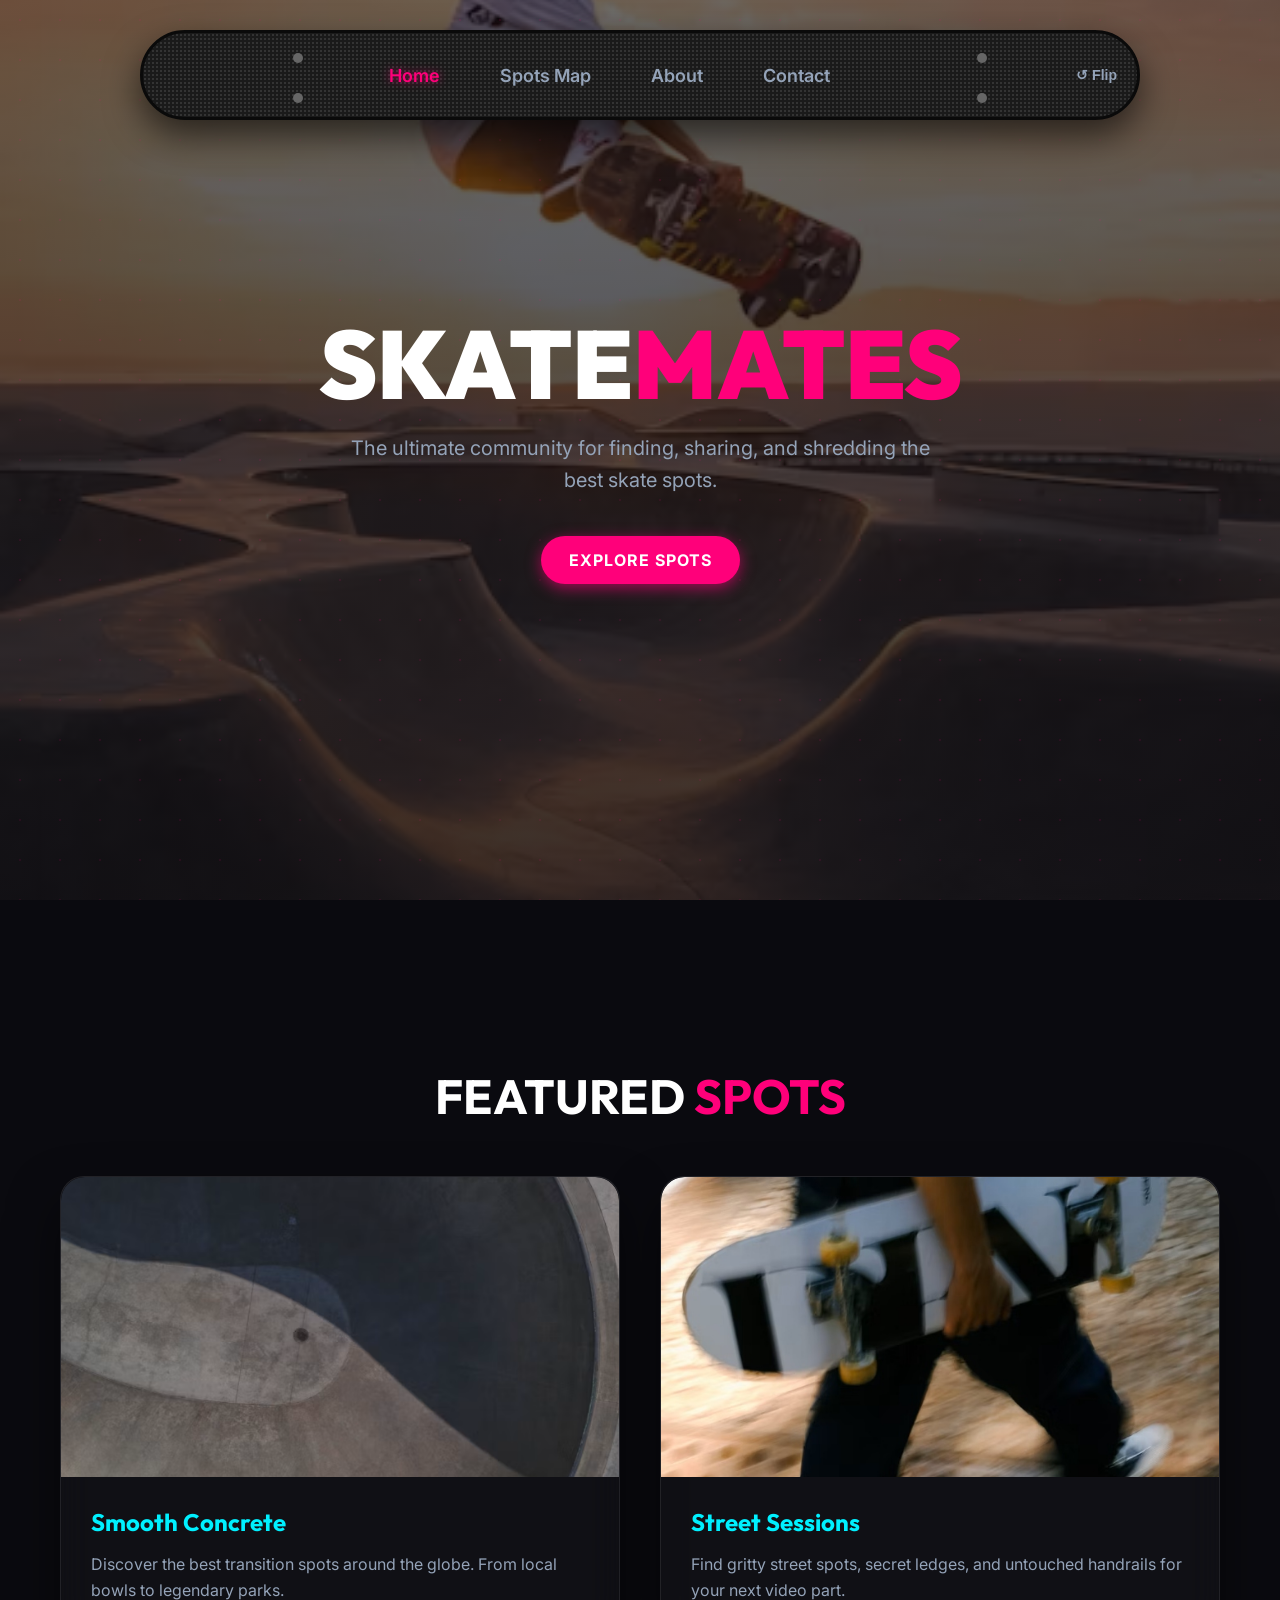
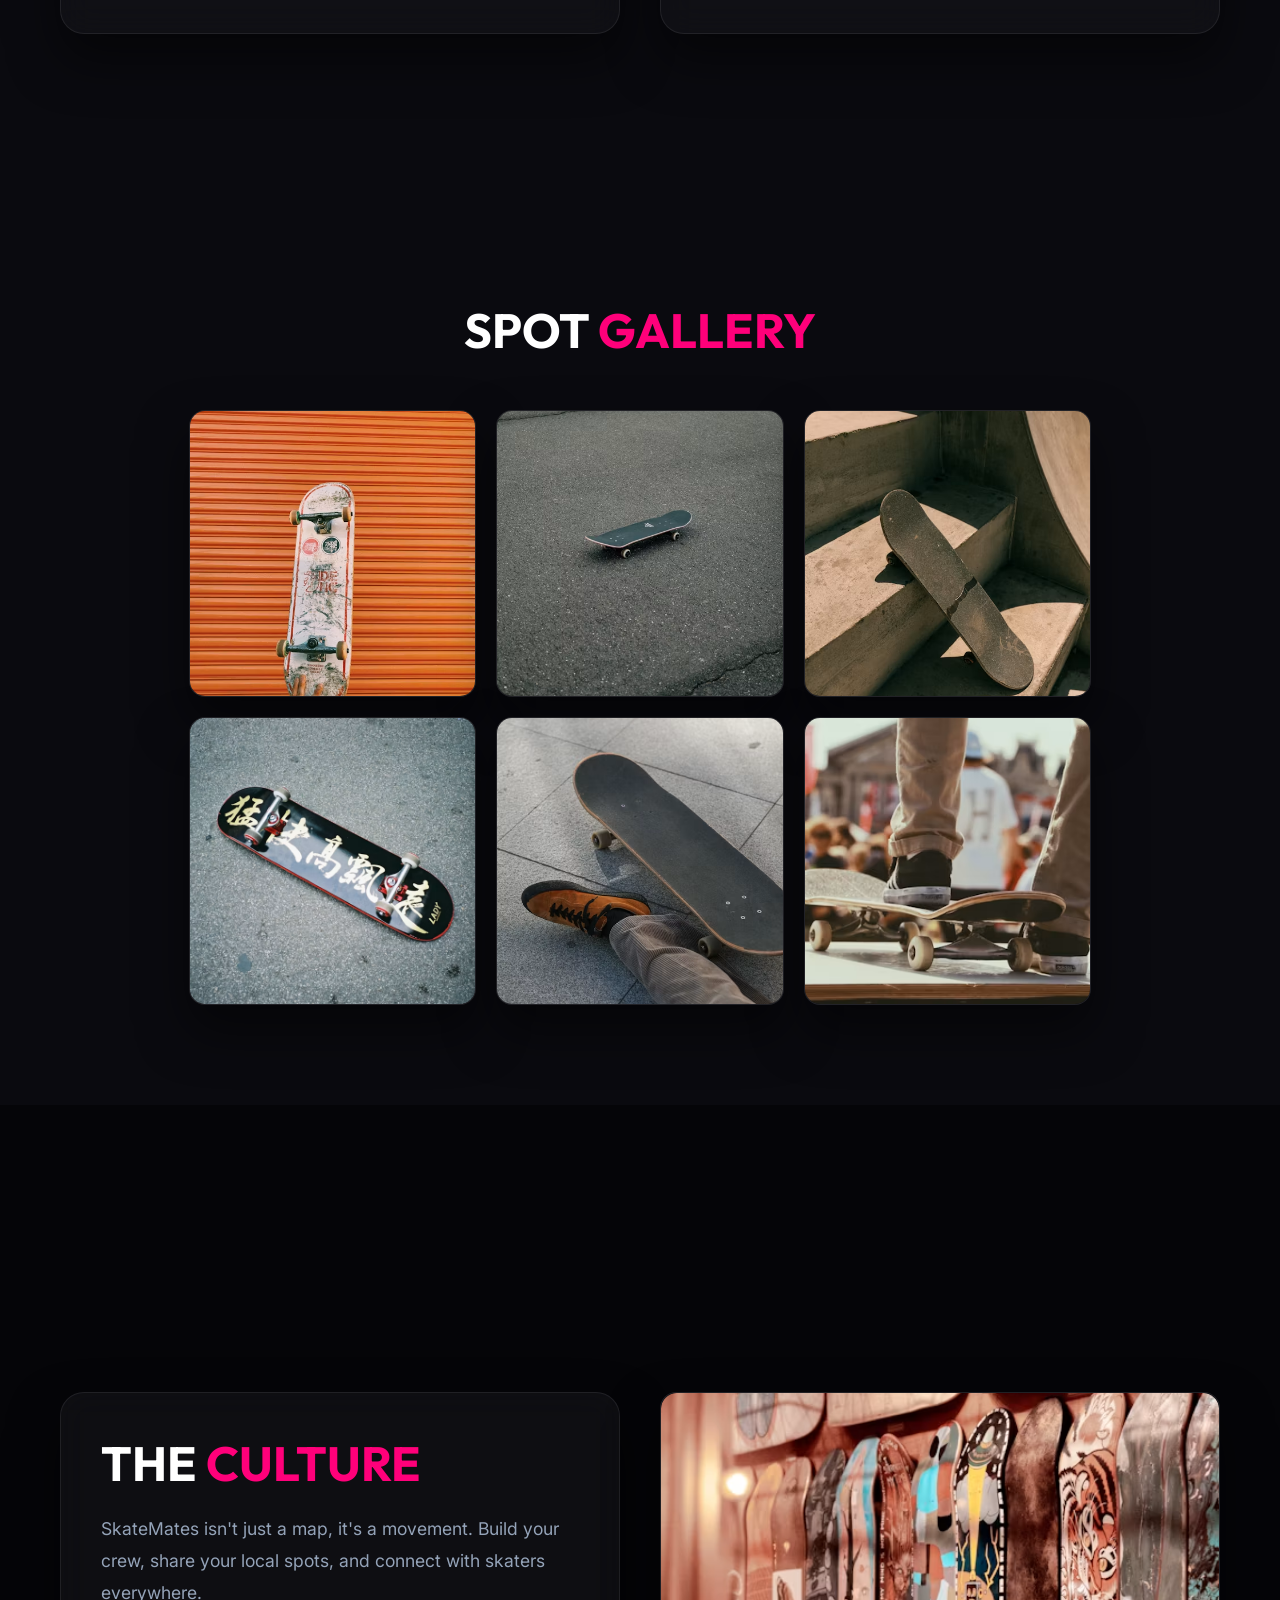
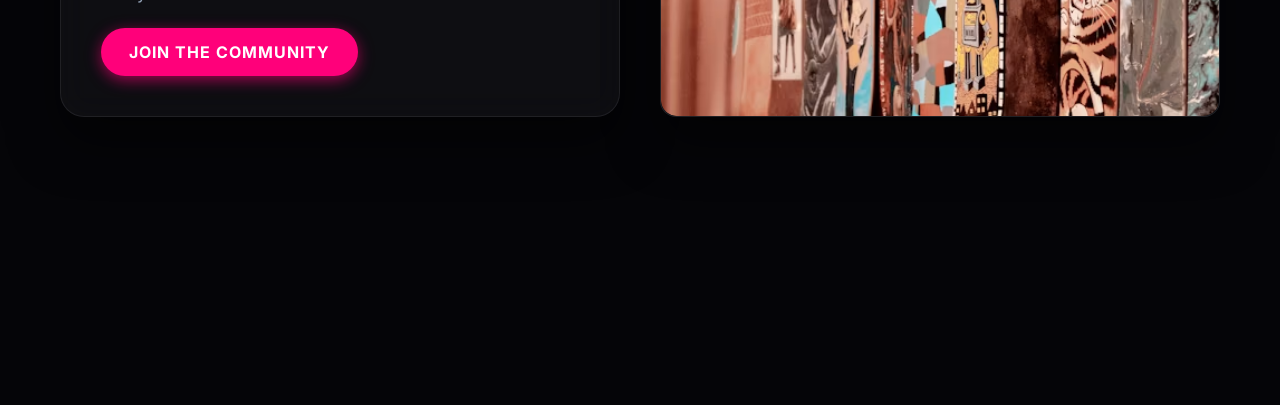
<file: index.html>
<!DOCTYPE html>
<html lang="en">
<head>
  <meta charset="UTF-8">
  <meta name="viewport" content="width=device-width, initial-scale=1.0">
  <title>SkateMates | Home</title>
  <link rel="preconnect" href="https://fonts.googleapis.com">
  <link rel="preconnect" href="https://fonts.gstatic.com" crossorigin>
  <link href="https://fonts.googleapis.com/css2?family=Outfit:wght@400;700;900&family=Inter:wght@300;400;500;600&display=swap" rel="stylesheet">
  <link rel="stylesheet" href="style.css">
</head>
<body>

  <!-- 3D Skateboard Navigation -->
  <div class="nav-perspective">
    <div class="skateboard" id="skateboard-nav">
      
      <!-- Front (Grip Tape) -->
      <div class="skate-face skate-front">
        <div class="skate-truck top-truck"></div>
        <div class="skate-content">
          <a href="index.html" class="nav-link active">Home</a>
          <a href="map.html" class="nav-link">Spots Map</a>
          <a href="about.html" class="nav-link">About</a>
          <a href="about.html#contact" class="nav-link">Contact</a>
        </div>
        <button class="flip-btn" onclick="flipSkateboard()">↺ Flip</button>
        <div class="skate-truck bottom-truck"></div>
      </div>

      <!-- Back (Deck Graphic) -->
      <div class="skate-face skate-back">
        <div class="skate-truck top-truck">
            <div class="wheels"></div>
        </div>
        <div class="skate-content deck-graphic">
          <a href="index.html" class="nav-link active brand-link" style="z-index: 20; position: relative;">SKATE<span>MATES</span></a>
          <div class="deck-links">
            <a href="https://www.instagram.com/" target="_blank" onclick="window.open(this.href, '_blank'); return false;" class="nav-link secondary-btn" style="z-index: 20; position: relative;" aria-label="Instagram">
              <svg class="social-icon" viewBox="0 0 24 24" fill="none" stroke="currentColor" stroke-width="2" stroke-linecap="round" stroke-linejoin="round"><rect x="2" y="2" width="20" height="20" rx="5" ry="5"></rect><path d="M16 11.37A4 4 0 1 1 12.63 8 4 4 0 0 1 16 11.37z"></path><line x1="17.5" y1="6.5" x2="17.51" y2="6.5"></line></svg>
            </a>
            <a href="https://www.youtube.com/" target="_blank" onclick="window.open(this.href, '_blank'); return false;" class="nav-link secondary-btn" style="z-index: 20; position: relative;" aria-label="YouTube">
              <svg class="social-icon" viewBox="0 0 24 24" fill="none" stroke="currentColor" stroke-width="2" stroke-linecap="round" stroke-linejoin="round"><path d="M22.54 6.42a2.78 2.78 0 0 0-1.94-2C18.88 4 12 4 12 4s-6.88 0-8.6.46a2.78 2.78 0 0 0-1.94 2A29 29 0 0 0 1 11.75a29 29 0 0 0 .46 5.33A2.78 2.78 0 0 0 3.4 19c1.72.46 8.6.46 8.6.46s6.88 0 8.6-.46a2.78 2.78 0 0 0 1.94-2 29 29 0 0 0 .46-5.25 29 29 0 0 0-.46-5.33z"></path><polygon points="9.75 15.02 15.5 11.75 9.75 8.48 9.75 15.02"></polygon></svg>
            </a>
            <a href="https://www.tiktok.com/@skate..mates.co?_r=1&amp;_t=ZN-9858gOOPg50" target="_blank" onclick="window.open(this.href, '_blank'); return false;" class="nav-link secondary-btn" style="z-index: 20; position: relative;" aria-label="TikTok">
              <svg class="social-icon" viewBox="0 0 24 24" fill="none" stroke="currentColor" stroke-width="2" stroke-linecap="round" stroke-linejoin="round"><path d="M9 12a4 4 0 1 0 4 4V4a5 5 0 0 0 5 5"></path></svg>
            </a>
          </div>
        </div>
        <button class="flip-btn" onclick="flipSkateboard()">↻ Flip</button>
        <div class="skate-truck bottom-truck">
            <div class="wheels"></div>
        </div>
      </div>

    </div>
  </div>

  <!-- HERO SECTION -->
  <header id="hero" class="section">
    <div class="hero-bg-animated"></div>
    <div class="container hero-content">
      <h1 class="glitch" data-text="SKATEMATES">SKATE<span>MATES</span></h1>
      <p>The ultimate community for finding, sharing, and shredding the best skate spots.</p>
      <a href="map.html" class="btn-primary hero-btn">Explore Spots</a>
    </div>
  </header>

  <!-- FEATURED SPOTS SECTION -->
  <section id="featured-spots" class="section">
    <div class="container">
      <h2 class="section-title">FEATURED <span>SPOTS</span></h2>
      <div class="content-grid">
        <div class="content-card glass-panel">
          <div class="card-image">
            <img src="images/bowl_topdown.png" alt="Top-down bird's-eye view of a skater carving in a deep concrete bowl" />
          </div>
          <div class="card-text">
            <h3>Smooth Concrete</h3>
            <p>Discover the best transition spots around the globe. From local bowls to legendary parks.</p>
          </div>
        </div>
        <div class="content-card glass-panel">
          <div class="card-image">
            <img src="images/skater_carry.jpg" alt="Skater walking down the street carrying a deck with block letters" />
          </div>
          <div class="card-text">
            <h3>Street Sessions</h3>
            <p>Find gritty street spots, secret ledges, and untouched handrails for your next video part.</p>
          </div>
        </div>
      </div>
    </div>
  </section>

  <!-- SPOT GALLERY SECTION -->
  <section id="gallery" class="section">
    <div class="container">
      <h2 class="section-title">SPOT <span>GALLERY</span></h2>
      <div class="gallery" style="display: grid; grid-template-columns: repeat(auto-fit, minmax(220px, 1fr)); gap: 20px;">
        <div class="gallery-item glass-panel" style="aspect-ratio: 1; border-radius: 16px; overflow: hidden; padding: 0;">
          <img src="images/orange_shutter.png" alt="Skateboard deck held against orange shutter" class="placeholder-img" style="width: 100%; height: 100%; object-fit: cover;" />
        </div>
        <div class="gallery-item glass-panel" style="aspect-ratio: 1; border-radius: 16px; overflow: hidden; padding: 0;">
          <img src="images/asphalt_deck.png" alt="Skateboard lying flat on an asphalt road" class="placeholder-img" style="width: 100%; height: 100%; object-fit: cover;" />
        </div>
        <div class="gallery-item glass-panel" style="aspect-ratio: 1; border-radius: 16px; overflow: hidden; padding: 0;">
          <img src="images/concrete_stairs.png" alt="Skateboard deck leaning on concrete stairs" class="placeholder-img" style="width: 100%; height: 100%; object-fit: cover;" />
        </div>
        <div class="gallery-item glass-panel" style="aspect-ratio: 1; border-radius: 16px; overflow: hidden; padding: 0;">
          <img src="images/calligraphy_deck.png" alt="Skateboard deck with gold calligraphy flat on asphalt" class="placeholder-img" style="width: 100%; height: 100%; object-fit: cover;" />
        </div>
        <div class="gallery-item glass-panel" style="aspect-ratio: 1; border-radius: 16px; overflow: hidden; padding: 0;">
          <img src="images/skate_shoe_orange.png" alt="Orange suede skate shoe sitting next to a skateboard deck" class="placeholder-img" style="width: 100%; height: 100%; object-fit: cover;" />
        </div>
        <div class="gallery-item glass-panel" style="aspect-ratio: 1; border-radius: 16px; overflow: hidden; padding: 0;">
          <img src="images/skate_crowd.png" alt="Skater standing on board at a crowded event" class="placeholder-img" style="width: 100%; height: 100%; object-fit: cover;" />
        </div>
      </div>
    </div>
  </section>

  <!-- COMMUNITY SECTION -->
  <section id="community" class="section dark-section">
    <div class="container">
      <div class="about-grid">
        <div class="about-text glass-panel">
          <h2 class="section-title" style="text-align: left; margin-bottom: 20px;">THE <span>CULTURE</span></h2>
          <p style="color: var(--text-muted); line-height: 1.8; margin-bottom: 20px;">SkateMates isn't just a map, it's a movement. Build your crew, share your local spots, and connect with skaters everywhere.</p>
          <a href="map.html" class="btn-primary">Join the Community</a>
        </div>
        <div class="gallery-item glass-panel" style="aspect-ratio: 16/9; width: 100%; height: 100%;">
          <img src="images/wall_decks.png" alt="A wood wall full of artistic skateboard decks hanging in a shop" style="width: 100%; height: 100%; object-fit: cover; border-radius: 16px;" />
        </div>
      </div>
    </div>
  </section>

  <script src="script.js"></script>
</body>
</html>
</file>
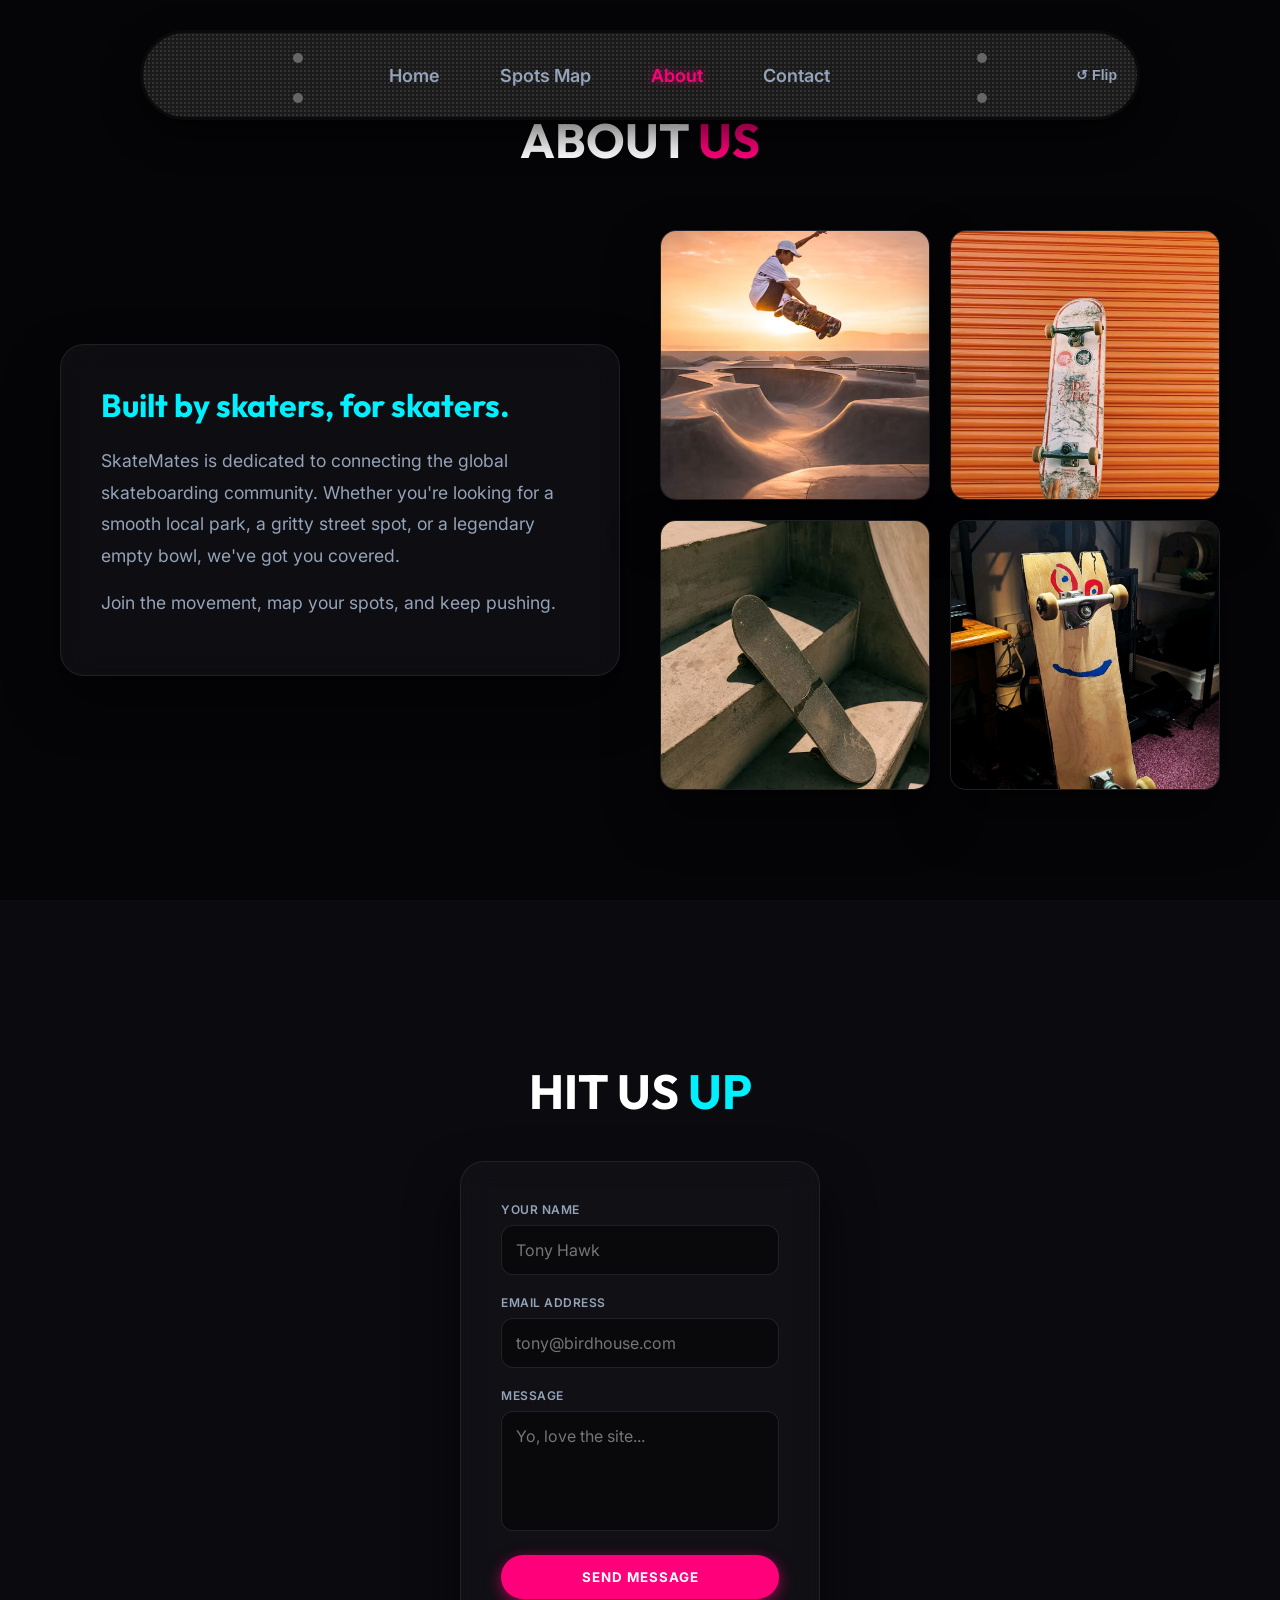
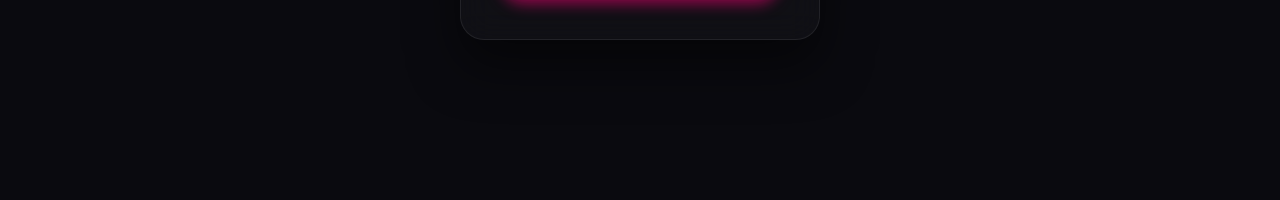
<file: about.html>
<!DOCTYPE html>
<html lang="en">
<head>
  <meta charset="UTF-8">
  <meta name="viewport" content="width=device-width, initial-scale=1.0">
  <title>SkateMates | About & Contact</title>
  <link rel="preconnect" href="https://fonts.googleapis.com">
  <link rel="preconnect" href="https://fonts.gstatic.com" crossorigin>
  <link href="https://fonts.googleapis.com/css2?family=Outfit:wght@400;700;900&family=Inter:wght@300;400;500;600&display=swap" rel="stylesheet">
  <link rel="stylesheet" href="style.css">
</head>
<body>

  <!-- 3D Skateboard Navigation -->
  <div class="nav-perspective">
    <div class="skateboard" id="skateboard-nav">
      
      <!-- Front (Grip Tape) -->
      <div class="skate-face skate-front">
        <div class="skate-truck top-truck"></div>
        <div class="skate-content">
          <a href="index.html" class="nav-link">Home</a>
          <a href="map.html" class="nav-link">Spots Map</a>
          <a href="about.html" class="nav-link active">About</a>
          <a href="about.html#contact" class="nav-link">Contact</a>
        </div>
        <button class="flip-btn" onclick="flipSkateboard()">↺ Flip</button>
        <div class="skate-truck bottom-truck"></div>
      </div>

      <!-- Back (Deck Graphic) -->
      <div class="skate-face skate-back">
        <div class="skate-truck top-truck">
            <div class="wheels"></div>
        </div>
        <div class="skate-content deck-graphic">
          <a href="index.html" class="nav-link active brand-link" style="z-index: 20; position: relative;">SKATE<span>MATES</span></a>
          <div class="deck-links">
            <a href="https://www.instagram.com/" target="_blank" onclick="window.open(this.href, '_blank'); return false;" class="nav-link secondary-btn" style="z-index: 20; position: relative;" aria-label="Instagram">
              <svg class="social-icon" viewBox="0 0 24 24" fill="none" stroke="currentColor" stroke-width="2" stroke-linecap="round" stroke-linejoin="round"><rect x="2" y="2" width="20" height="20" rx="5" ry="5"></rect><path d="M16 11.37A4 4 0 1 1 12.63 8 4 4 0 0 1 16 11.37z"></path><line x1="17.5" y1="6.5" x2="17.51" y2="6.5"></line></svg>
            </a>
            <a href="https://www.youtube.com/" target="_blank" onclick="window.open(this.href, '_blank'); return false;" class="nav-link secondary-btn" style="z-index: 20; position: relative;" aria-label="YouTube">
              <svg class="social-icon" viewBox="0 0 24 24" fill="none" stroke="currentColor" stroke-width="2" stroke-linecap="round" stroke-linejoin="round"><path d="M22.54 6.42a2.78 2.78 0 0 0-1.94-2C18.88 4 12 4 12 4s-6.88 0-8.6.46a2.78 2.78 0 0 0-1.94 2A29 29 0 0 0 1 11.75a29 29 0 0 0 .46 5.33A2.78 2.78 0 0 0 3.4 19c1.72.46 8.6.46 8.6.46s6.88 0 8.6-.46a2.78 2.78 0 0 0 1.94-2 29 29 0 0 0 .46-5.25 29 29 0 0 0-.46-5.33z"></path><polygon points="9.75 15.02 15.5 11.75 9.75 8.48 9.75 15.02"></polygon></svg>
            </a>
            <a href="https://www.tiktok.com/@skate..mates.co?_r=1&amp;_t=ZN-9858gOOPg50" target="_blank" onclick="window.open(this.href, '_blank'); return false;" class="nav-link secondary-btn" style="z-index: 20; position: relative;" aria-label="TikTok">
              <svg class="social-icon" viewBox="0 0 24 24" fill="none" stroke="currentColor" stroke-width="2" stroke-linecap="round" stroke-linejoin="round"><path d="M9 12a4 4 0 1 0 4 4V4a5 5 0 0 0 5 5"></path></svg>
            </a>
          </div>
        </div>
        <button class="flip-btn" onclick="flipSkateboard()">↻ Flip</button>
        <div class="skate-truck bottom-truck">
            <div class="wheels"></div>
        </div>
      </div>

    </div>
  </div>

  <!-- ABOUT SECTION -->
  <section id="about" class="section">
    <div class="container">
      <h2>ABOUT <span>US</span></h2>
      <div class="about-grid">
        <div class="about-text glass-panel">
          <h3>Built by skaters, for skaters.</h3>
          <p>SkateMates is dedicated to connecting the global skateboarding community. Whether you're looking for a smooth local park, a gritty street spot, or a legendary empty bowl, we've got you covered.</p>
          <p>Join the movement, map your spots, and keep pushing.</p>
        </div>
        <div class="gallery">
          <div class="gallery-item glass-panel">
            <img src="images/sunset_air.png" alt="Skater catching air out of a concrete bowl" class="placeholder-img" style="width: 100%; height: 100%; object-fit: cover;" />
          </div>
          <div class="gallery-item glass-panel">
            <img src="images/orange_shutter.png" alt="Skateboard deck held against orange shutter" class="placeholder-img" style="width: 100%; height: 100%; object-fit: cover;" />
          </div>
          <div class="gallery-item glass-panel">
            <img src="images/concrete_stairs.png" alt="Skateboard deck leaning on concrete stairs" class="placeholder-img" style="width: 100%; height: 100%; object-fit: cover;" />
          </div>
          <div class="gallery-item glass-panel">
            <img src="images/custom_plank.png" alt="Custom painted skateboard deck with face" class="placeholder-img" style="width: 100%; height: 100%; object-fit: cover;" />
          </div>
        </div>
      </div>
    </div>
  </section>

  <!-- CONTACT SECTION -->
  <section id="contact" class="section">
    <div class="container contact-container">
      <h2>HIT US <span>UP</span></h2>
      <form class="glass-panel contact-form" onsubmit="event.preventDefault(); alert('Message sent!');">
        <div class="input-group">
          <label>Your Name</label>
          <input type="text" placeholder="Tony Hawk" required />
        </div>
        <div class="input-group">
          <label>Email Address</label>
          <input type="email" placeholder="tony@birdhouse.com" required />
        </div>
        <div class="input-group">
          <label>Message</label>
          <textarea placeholder="Yo, love the site..." required></textarea>
        </div>
        <button type="submit" class="btn-primary w-full">Send Message</button>
      </form>
    </div>
  </section>

  <script src="script.js"></script>
</body>
</html>
</file>
<file: style.css>
:root {
  --bg-dark: #0a0a0f;
  --bg-darker: #050508;
  --panel-bg: rgba(20, 20, 25, 0.6);
  --panel-border: rgba(255, 255, 255, 0.08);
  --text-main: #f8f8f8;
  --text-muted: #94a3b8;
  
  --accent: #FF007A;
  --accent-glow: rgba(255, 0, 122, 0.6);
  --color-street: #00F0FF;
  
  --font-heading: 'Outfit', sans-serif;
  --font-body: 'Inter', sans-serif;
}

* {
  box-sizing: border-box;
  margin: 0;
  padding: 0;
}

html {
  scroll-behavior: smooth;
}

body {
  background: var(--bg-dark);
  font-family: var(--font-body);
  color: var(--text-main);
  overflow-x: hidden;
  cursor: url('t-tool.svg') 16 16, url('t-tool.svg'), auto;
}

a, button, select, input {
  cursor: url('t-tool.svg') 16 16, url('t-tool.svg'), pointer;
}

/* --- CUSTOM SCROLLBAR --- */
::-webkit-scrollbar {
  width: 16px;
}
::-webkit-scrollbar-track {
  background-color: #222;
  border-left: 2px solid #111;
  background-image: linear-gradient(90deg, transparent 48%, rgba(255,255,255,0.15) 48%, rgba(255,255,255,0.15) 52%, transparent 52%);
}
::-webkit-scrollbar-thumb {
  background: transparent url('skateboard.svg') center/14px 38px no-repeat;
  border-radius: 8px;
}
::-webkit-scrollbar-thumb:hover {
  background: transparent url('skateboard.svg') center/16px 40px no-repeat;
}

h1, h2, h3, h4, h5, h6 {
  font-family: var(--font-heading);
}

a {
  text-decoration: none;
  color: inherit;
}

.container {
  max-width: 1200px;
  margin: 0 auto;
  padding: 0 20px;
}

.section {
  padding: 100px 0;
  min-height: 100vh;
  display: flex;
  flex-direction: column;
  justify-content: center;
}

/* Glassmorphism Classes */
.glass-panel {
  background: var(--panel-bg);
  backdrop-filter: blur(16px);
  -webkit-backdrop-filter: blur(16px);
  border: 1px solid var(--panel-border);
  border-radius: 24px;
  box-shadow: 0 25px 50px rgba(0,0,0,0.5);
}

.glass-badge {
  position: absolute;
  z-index: 1000;
  background: var(--panel-bg);
  backdrop-filter: blur(12px);
  border: 1px solid var(--panel-border);
  padding: 10px 16px;
  border-radius: 12px;
  font-size: 14px;
  font-weight: 500;
  box-shadow: 0 4px 20px rgba(0, 0, 0, 0.3);
  transition: opacity 0.3s ease;
}
.hidden { opacity: 0; pointer-events: none; display: none !important; }

/* Buttons */
.btn-primary {
  display: inline-block;
  background: var(--accent);
  color: #fff;
  padding: 14px 28px;
  border-radius: 999px;
  font-weight: 700;
  font-family: var(--font-body);
  border: none;
  cursor: pointer;
  transition: all 0.3s;
  box-shadow: 0 4px 15px var(--accent-glow);
  text-transform: uppercase;
  letter-spacing: 1px;
}
.btn-primary:hover {
  background: #ff3399;
  transform: translateY(-2px);
  box-shadow: 0 6px 20px var(--accent-glow);
}
.w-full { width: 100%; }

/* Form Inputs */
.input-group { margin-bottom: 20px; }
.input-group label {
  display: block;
  font-size: 12px;
  color: var(--text-muted);
  margin-bottom: 8px;
  font-weight: 600;
  text-transform: uppercase;
  letter-spacing: 0.5px;
}
.input-group input, .input-group select, .input-group textarea {
  width: 100%;
  background: rgba(0, 0, 0, 0.4);
  border: 1px solid rgba(255,255,255,0.1);
  color: #fff;
  padding: 14px;
  border-radius: 12px;
  font-family: var(--font-body);
  font-size: 16px;
  transition: border-color 0.3s;
}
.input-group input:focus, .input-group select:focus, .input-group textarea:focus {
  outline: none;
  border-color: var(--accent);
}
.input-group textarea { height: 120px; resize: none; }

/* --- 3D SKATEBOARD NAVIGATION --- */
.nav-perspective {
  position: fixed;
  top: 30px;
  left: 50%;
  transform: translateX(-50%);
  z-index: 9999;
  perspective: 1200px;
  width: 1000px;
  max-width: 95vw;
  height: 90px;
}

.skateboard {
  width: 100%;
  height: 100%;
  position: relative;
  transform-style: preserve-3d;
  transition: transform 0.8s cubic-bezier(0.175, 0.885, 0.32, 1.275);
}

.skate-face {
  position: absolute;
  width: 100%;
  height: 100%;
  border-radius: 999px;
  backface-visibility: hidden;
  display: flex;
  align-items: center;
  justify-content: space-between;
  padding: 0 10px;
  box-shadow: 0 15px 35px rgba(0,0,0,0.6);
}

.skate-front {
  background: #1a1a1a;
  background-image: radial-gradient(#333 1px, transparent 1px);
  background-size: 4px 4px;
  border: 3px solid #0a0a0a;
  pointer-events: auto;
  z-index: 2;
}
.skate-back {
  background: linear-gradient(135deg, #111, #222);
  border: 3px solid #555;
  transform: rotateX(180deg);
  pointer-events: none;
  z-index: 1;
}
.skateboard.flipped .skate-front { 
  pointer-events: none; 
  z-index: 1; 
  visibility: hidden;
  transition: visibility 0s 0.8s;
}
.skateboard:not(.flipped) .skate-front {
  visibility: visible;
  transition: visibility 0s 0s;
}

.skateboard.flipped .skate-back { 
  pointer-events: auto; 
  z-index: 2; 
  visibility: visible;
  transition: visibility 0s 0s;
}
.skateboard:not(.flipped) .skate-back {
  visibility: hidden;
  transition: visibility 0s 0.8s;
}

.skate-truck {
  width: 30px; height: 40px; background: #444; border-radius: 4px;
  position: absolute; top: 50%; transform: translateY(-50%); z-index: -1;
}
.skate-front .skate-truck {
  height: 10px; width: 10px; border-radius: 50%; background: #666; box-shadow: 0 40px 0 #666;
  transform: none;
  z-index: 10;
}
.skate-front .top-truck { left: 150px; top: 20px; }
.skate-front .bottom-truck { right: 150px; top: 20px; }

.skate-back .skate-truck {
  background: #888; border: 2px solid #555; display: flex; justify-content: center; align-items: center;
}
.skate-back .top-truck { left: 150px; }
.skate-back .bottom-truck { right: 150px; }

.wheels { width: 4px; height: 50px; background: #222; position: relative; }
.wheels::before, .wheels::after {
  content: ''; position: absolute; width: 12px; height: 20px; background: #e0e0e0; border-radius: 4px; left: -4px;
}
.wheels::before { top: -10px; }
.wheels::after { bottom: -10px; }

.skate-content {
  display: flex; gap: 40px; align-items: center; justify-content: center; flex: 1; z-index: 10;
  padding: 0 180px;
}
.nav-link {
  color: var(--text-muted); font-weight: 600; font-size: 18px; transition: color 0.3s;
  text-decoration: none; position: relative; padding: 5px 10px;
}
.nav-link:hover, .nav-link.active { color: #fff; }
.nav-link.active { color: var(--accent); text-shadow: 0 0 10px var(--accent-glow); }

.deck-graphic { font-family: var(--font-heading); letter-spacing: 2px; justify-content: space-around; }
.deck-graphic h2 { font-size: 28px; font-weight: 900; margin: 0; color: #fff; }
.deck-graphic span { color: var(--color-street); }
.deck-links { display: flex; gap: 20px; align-items: center; z-index: 50; position: relative; }
.social-icon {
  width: 20px;
  height: 20px;
  display: inline-block;
  vertical-align: middle;
  transition: transform 0.3s;
}
.nav-link:hover .social-icon {
  transform: scale(1.15);
}

.brand-link {
  font-family: var(--font-heading);
  font-weight: 900;
  letter-spacing: 2px;
  font-size: 22px !important;
}
.brand-link span {
  color: var(--color-street);
}

.flip-btn {
  background: transparent; border: none; color: var(--text-muted); cursor: pointer;
  font-size: 14px; font-weight: 700; padding: 10px; transition: color 0.3s; z-index: 10;
}
.flip-btn:hover { color: #fff; }


/* --- HERO SECTION --- */
#hero {
  position: relative;
  text-align: center;
  align-items: center;
  overflow: hidden;
  background: linear-gradient(rgba(10, 10, 15, 0.6), rgba(10, 10, 15, 0.8)), url('images/sunset_air.png');
  background-size: cover;
  background-position: center;
}
.hero-bg-animated {
  position: absolute; top: 0; left: 0; width: 100%; height: 100%;
  background-image: radial-gradient(var(--accent-glow) 1px, transparent 1px);
  background-size: 40px 40px;
  opacity: 0.15;
  animation: moveBg 20s linear infinite;
  z-index: 0;
}
@keyframes moveBg { 0% { transform: translateY(0); } 100% { transform: translateY(40px); } }

.hero-content { position: relative; z-index: 1; }
.hero-content h1 {
  font-size: 6rem; font-weight: 900; line-height: 1; margin-bottom: 20px; color: #fff;
}
.hero-content h1 span { color: var(--accent); }
.hero-content p {
  font-size: 1.25rem; color: var(--text-muted); max-width: 600px; margin: 0 auto 40px; line-height: 1.6;
}

/* --- MAP SECTION --- */
.map-header { text-align: center; margin-bottom: 40px; }
.map-header h2 { font-size: 3rem; margin-bottom: 10px; color: #fff; }
.map-header span { color: var(--color-street); }
.map-header p { color: var(--text-muted); font-size: 1.1rem; }

.map-wrapper {
  position: relative; width: 100%; height: 600px; padding: 0; overflow: hidden;
}
#map { width: 100%; height: 100%; border-radius: 24px; z-index: 1; }

.map-filters {
  position: absolute; bottom: 20px; left: 20px; z-index: 1000;
  display: flex; gap: 8px; flex-wrap: wrap; justify-content: flex-start; max-width: 70%;
}
.filter-btn {
  background: transparent; border: 2px solid var(--accent); color: var(--accent);
  padding: 8px 16px; border-radius: 20px; cursor: pointer; font-weight: bold;
  transition: all 0.3s;
}
.filter-btn:hover { background: rgba(255,255,255,0.1); }
.filter-btn.active { background: var(--accent); border-color: var(--accent); box-shadow: 0 0 15px var(--accent-glow); }
.add-btn { background: var(--color-street); color: #000; }
.add-btn:hover { background: #00d4e5; }

/* Wheel Markers */
.wheel-marker {
  width: 28px; height: 28px; border-radius: 50%; background: var(--marker-color, #fff);
  border: 3px solid #111; box-shadow: 0 0 12px var(--marker-color), inset 0 0 8px rgba(0,0,0,0.6);
  display: flex; align-items: center; justify-content: center; transition: transform 0.2s;
}
.wheel-marker:hover { transform: scale(1.2); }
.wheel-core { width: 10px; height: 10px; background: #222; border-radius: 50%; border: 2px solid #555; }

/* Leaflet Overrides */
.leaflet-popup-content-wrapper {
  background: var(--panel-bg) !important; backdrop-filter: blur(12px) !important;
  color: #fff !important; border-radius: 16px !important; border: 1px solid var(--panel-border) !important;
}
.leaflet-popup-tip { background: var(--panel-bg) !important; border: 1px solid var(--panel-border) !important; }
.leaflet-popup-close-button { color: #fff !important; }

/* Add Spot Modal */
.modal {
  position: fixed; top: 50%; left: 50%; transform: translate(-50%, -50%); z-index: 10000;
  width: 90vw; max-width: 400px; padding: 30px; animation: popIn 0.4s cubic-bezier(0.175, 0.885, 0.32, 1.275);
}
@keyframes popIn { 0% { opacity: 0; transform: translate(-50%, -40%) scale(0.9); } 100% { opacity: 1; transform: translate(-50%, -50%) scale(1); } }
.panel-header { display: flex; justify-content: space-between; align-items: center; margin-bottom: 24px; }
.panel-header h3 { font-size: 24px; color: #fff; margin: 0; }
.panel-actions { display: flex; gap: 12px; margin-top: 24px; }
.panel-actions button { flex: 1; padding: 14px; border-radius: 12px; border: none; font-weight: 600; cursor: pointer; transition: all 0.3s; }
.btn-secondary { background: rgba(255,255,255,0.1); color: #fff; }
.btn-secondary:hover { background: rgba(255,255,255,0.2); }

/* --- CONTENT GRIDS --- */
.section-title { font-size: 3rem; text-align: center; margin-bottom: 50px; color: #fff; }
.section-title span { color: var(--accent); }
.dark-section { background: var(--bg-darker); }

.content-grid { display: grid; grid-template-columns: 1fr 1fr; gap: 40px; }
.content-card { overflow: hidden; display: flex; flex-direction: column; padding: 0; }
.card-image { width: 100%; height: 300px; overflow: hidden; border-top-left-radius: 24px; border-top-right-radius: 24px; }
.card-image img { width: 100%; height: 100%; object-fit: cover; transition: transform 0.5s; }
.content-card:hover .card-image img { transform: scale(1.05); }
.card-text { padding: 30px; }
.card-text h3 { font-size: 1.5rem; color: var(--color-street); margin-bottom: 15px; }
.card-text p { color: var(--text-muted); line-height: 1.6; }

/* --- ABOUT SECTION --- */
#about { background: var(--bg-darker); }
#about h2 { font-size: 3rem; text-align: center; margin-bottom: 60px; color: #fff; }
#about h2 span { color: var(--accent); }
.about-grid { display: grid; grid-template-columns: 1fr 1fr; gap: 40px; align-items: center; }
.about-text { padding: 40px; }
.about-text h3 { font-size: 2rem; margin-bottom: 20px; color: var(--color-street); }
.about-text p { color: var(--text-muted); line-height: 1.8; margin-bottom: 16px; font-size: 1.1rem; }

.gallery { display: grid; grid-template-columns: 1fr 1fr; gap: 20px; }
.gallery-item { aspect-ratio: 1; border-radius: 16px; overflow: hidden; padding: 0; }
.placeholder-img { width: 100%; height: 100%; transition: transform 0.5s; }
.gallery-item:hover .placeholder-img { transform: scale(1.1); }

/* --- CONTACT SECTION --- */
#contact { text-align: center; }
#contact h2 { font-size: 3rem; margin-bottom: 40px; color: #fff; }
#contact h2 span { color: var(--color-street); }
.contact-form { max-width: 600px; margin: 0 auto; padding: 40px; text-align: left; }

/* Responsive */
@media (max-width: 768px) {
  .hero-content h1 { font-size: 10vw; }
  .about-grid { grid-template-columns: 1fr; }
  .content-grid { grid-template-columns: 1fr; }
  .section-title { font-size: 2.5rem; }
  .nav-perspective { width: 95vw; top: 15px; height: 60px; }
  .skate-face { padding: 0 45px; }
  .skate-content { gap: 15px; padding: 0 40px; }
  .nav-link { font-size: 12px; }
  .brand-link { font-size: 16px !important; }
  .deck-links { gap: 10px; }
  .flip-btn { padding: 5px; font-size: 12px; }
  .skate-front .skate-truck { box-shadow: 0 30px 0 #666; }
  .skate-front .top-truck { left: 90px; top: 10px; }
  .skate-front .bottom-truck { right: 90px; top: 10px; }
  .skate-back .top-truck { left: 90px; }
  .skate-back .bottom-truck { right: 90px; }
  .map-wrapper { height: 500px; }
  .map-filters { bottom: 20px; left: 10px; max-width: calc(100% - 60px); }
  .filter-btn { padding: 6px 12px; font-size: 12px; }
  .modal { padding: 20px; }
}

@media (max-width: 480px) {
  .hero-content h1 { font-size: 12vw; }
  .nav-perspective { height: 55px; }
  .skate-face { padding: 0 30px; }
  .skate-content { gap: 8px; padding: 0 20px; }
  .nav-link { font-size: 10px; }
  .brand-link { font-size: 13px !important; letter-spacing: 1px; }
  .flip-btn { font-size: 10px; }
  .deck-links { gap: 6px; }
  .skate-front .skate-truck { box-shadow: 0 25px 0 #666; }
  .skate-front .top-truck { left: 60px; top: 10px; }
  .skate-front .bottom-truck { right: 60px; top: 10px; }
  .skate-back .top-truck { left: 60px; }
  .skate-back .bottom-truck { right: 60px; }
}
</file>
